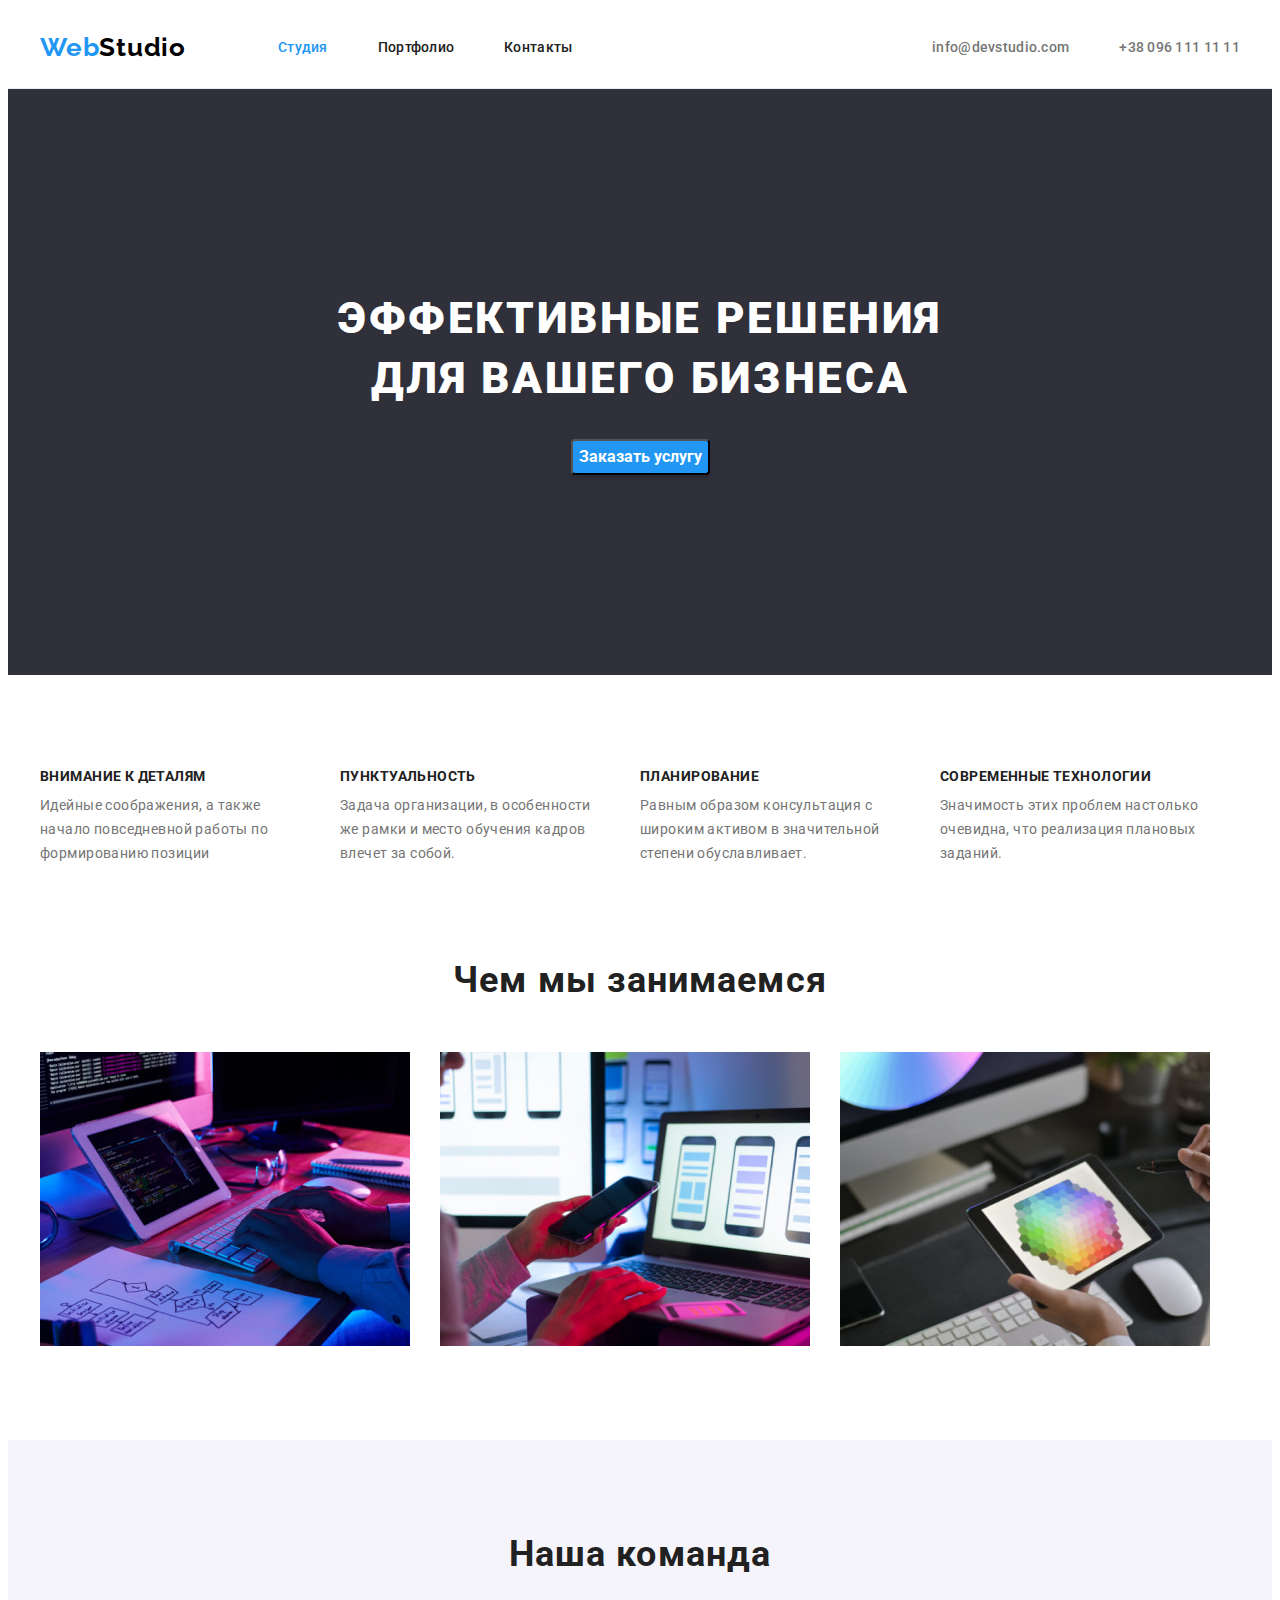
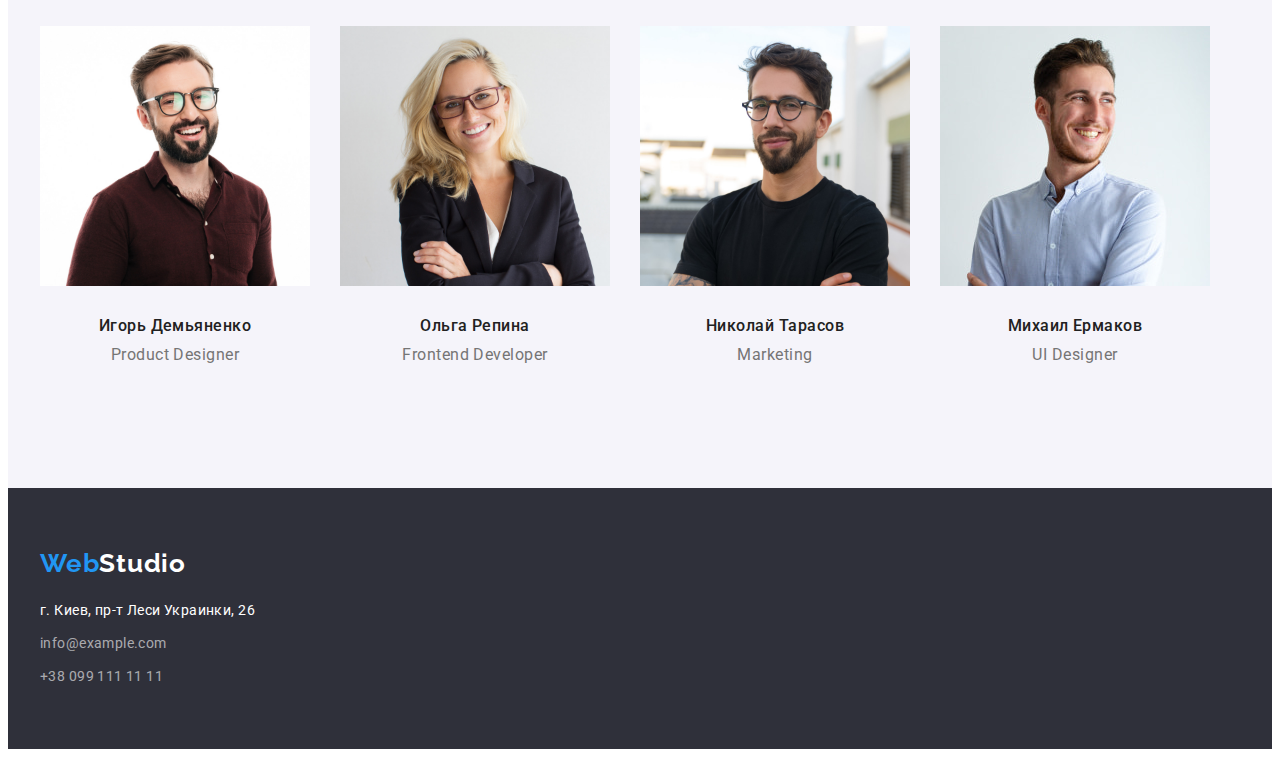
<file: index.html>
<!DOCTYPE html>
<html lang="ru">
  <head>
    <meta charset="UTF-8" />
    <meta http-equiv="X-UA-Compatible" content="IE=edge" />
    <meta name="viewport" content="width=device-width, initial-scale=1.0" />
    <title>WebStudio</title>
    <link rel="stylesheet" href="https://fonts.googleapis.com/css2?family=Raleway:wght@700&family=Roboto:wght@400;500;700;900&display=swap">
    <link rel="stylesheet" href="https://cdnjs.cloudflare.com/ajax/libs/modern-normalize/1.1.0/modern-normalize.min.css" integrity="sha512-wpPYUAdjBVSE4KJnH1VR1HeZfpl1ub8YT/NKx4PuQ5NmX2tKuGu6U/JRp5y+Y8XG2tV+wKQpNHVUX03MfMFn9Q==" crossorigin="anonymous" referrerpolicy="no-referrer" />
    <link rel="stylesheet" href="./css/styles.css">
  </head>
  <body>
    <!--Header section-->
    <header>
      <div class="container header">
      <nav class="header-nav">
        <a href="./index.html" class="logo"><span class="web">Web</span>Studio</a>
        <ul class="nav-list">
          <li><a href="./index.html" class="link current">Студия</a></li>
          <li><a href="./portfolio.html" class="link nav-link">Портфолио</a></li>
          <li><a href="" class="link nav-link">Контакты</a></li>
        </ul>
      </nav>
      <ul class="contacts">
        <li class="contacts-item"><a href="mailto:info@devstudio.com" class="link">info@devstudio.com</a></li>
        <li class="contacts-item"><a href="tel:+380961111111" class="link">+38 096 111 11 11</a></li>
      </ul>
    </div>
    </header>
    <!--Main section-->
    <main>
      <section class="hero section">
        <div class="container">
        <h1 class="title">Эффективные решения для вашего бизнеса</h1>
      <button type="button" class="btn">Заказать услугу</button>
    </div>
      </section>
       <section class="section">
        <div class="container">
        <ul class="text-list">
          <li class="text-list-item">
            <h3 class="list-item-title">Внимание к деталям</h3>
            <p class="list-item">
              Идейные соображения, а также начало повседневной работы по
              формированию позиции
            </p>
          </li>
          <li class="text-list-item">
            <h3 class="list-item-title">Пунктуальность</h3>
            <p class="list-item">
              Задача организации, в особенности же рамки и место обучения кадров
              влечет за собой.
            </p>
          </li>
          <li class="text-list-item">
            <h3 class="list-item-title">Планирование</h3>
            <p class="list-item">
              Равным образом консультация с широким активом в значительной
              степени обуславливает.
            </p>
          </li>
          <li class="text-list-item">
            <h3 class="list-item-title">Современные технологии</h3>
            <p class="list-item">
              Значимость этих проблем настолько очевидна, что реализация
              плановых заданий.
            </p>
          </li>
        </ul>
      </div>
      </section>
      <!--Section work-->
      <section class="images-box section">
        <div class="container">
        <h2 class="box-title">Чем мы занимаемся</h2>
        <ul class="images-list">
          <li class="images-box-item">
            <img
              src="./images/work/img1.jpg"
              alt="верстка сайта"
              width="370"
              height="294">
          </li>
          <li class="images-box-item">
            <img
              src="./images/work/img2.jpg"
              alt="мобильное приложение"
              width="370"
              height="294">
          </li>
          <li class="images-box-item">
            <img
              src="./images/work/img3.jpg"
              alt="приложение для планшета"
              width="370"
              height="294">
          </li>
        </ul>
      </div>
      </section>
      <!--Team section-->
      <section class="team-section section">
        <div class="container">
        <h2 class="title-team-section">Наша команда</h2>
        <ul class="team-list">
          <li>
            <img
              src="./images/team/img1.jpg"
              alt="продукт дизайнер"
              width="270"
              height="260">
              <div class="visit-card">
            <h3 class="team-title-item">Игорь Демьяненко</h3>
            <p lang="en" class="tagline">Product Designer</p>
          </div>
          </li>
          <li>
            <img
              src="./images/team/img2.jpg"
              alt="фронтенд разработчик"
              width="270"
              height="260">
              <div class="visit-card">
            <h3 class="team-title-item">Ольга Репина</h3>
            <p lang="en" class="tagline">Frontend Developer</p>
          </div>
          </li>
          <li>
            <img
              src="./images/team/img3.jpg"
              alt="маркетолог"
              width="270"
              height="260">
              <div class="visit-card">
            <h3 class="team-title-item">Николай Тарасов</h3>
            <p lang="en" class="tagline">Marketing</p>
          </div>
          </li>
          <li>
            <img
              src="./images/team/img4.jpg"
              alt="дизайнер"
              width="270"
              height="260">
              <div class="visit-card">
            <h3 class="team-title-item">Михаил Ермаков</h3>
            <p lang="en" class="tagline">UI Designer</p>
          </div>
          </li>
        </ul>
      </div>
      </section>
    </main>
    <!--Footer section-->
    <footer class="footer">
      <div class="container">
      <a href="./index.html" class="logo-footer"><span class="web-footer">Web</span>Studio</a>
      <address>
        <ul class="address">
          <li class="address-list-item">
            <a
              href="https://goo.gl/maps/V2RMmT23SbGnwHyq6"
              target="_blank"
              rel="noopener noreferrer" class="address-link footer-address"
              >г. Киев, пр-т Леси Украинки, 26</a
            >
          </li>
          <li class="address-list-item"><a href="mailto:info@example.com" class="address-link">info@example.com</a></li>
          <li class="address-list-item"><a href="tel:+380991111111" class="address-link">+38 099 111 11 11</a></li>
        </ul>
      </address>
    </div>
    </footer>
  </body>
</html>
</file>
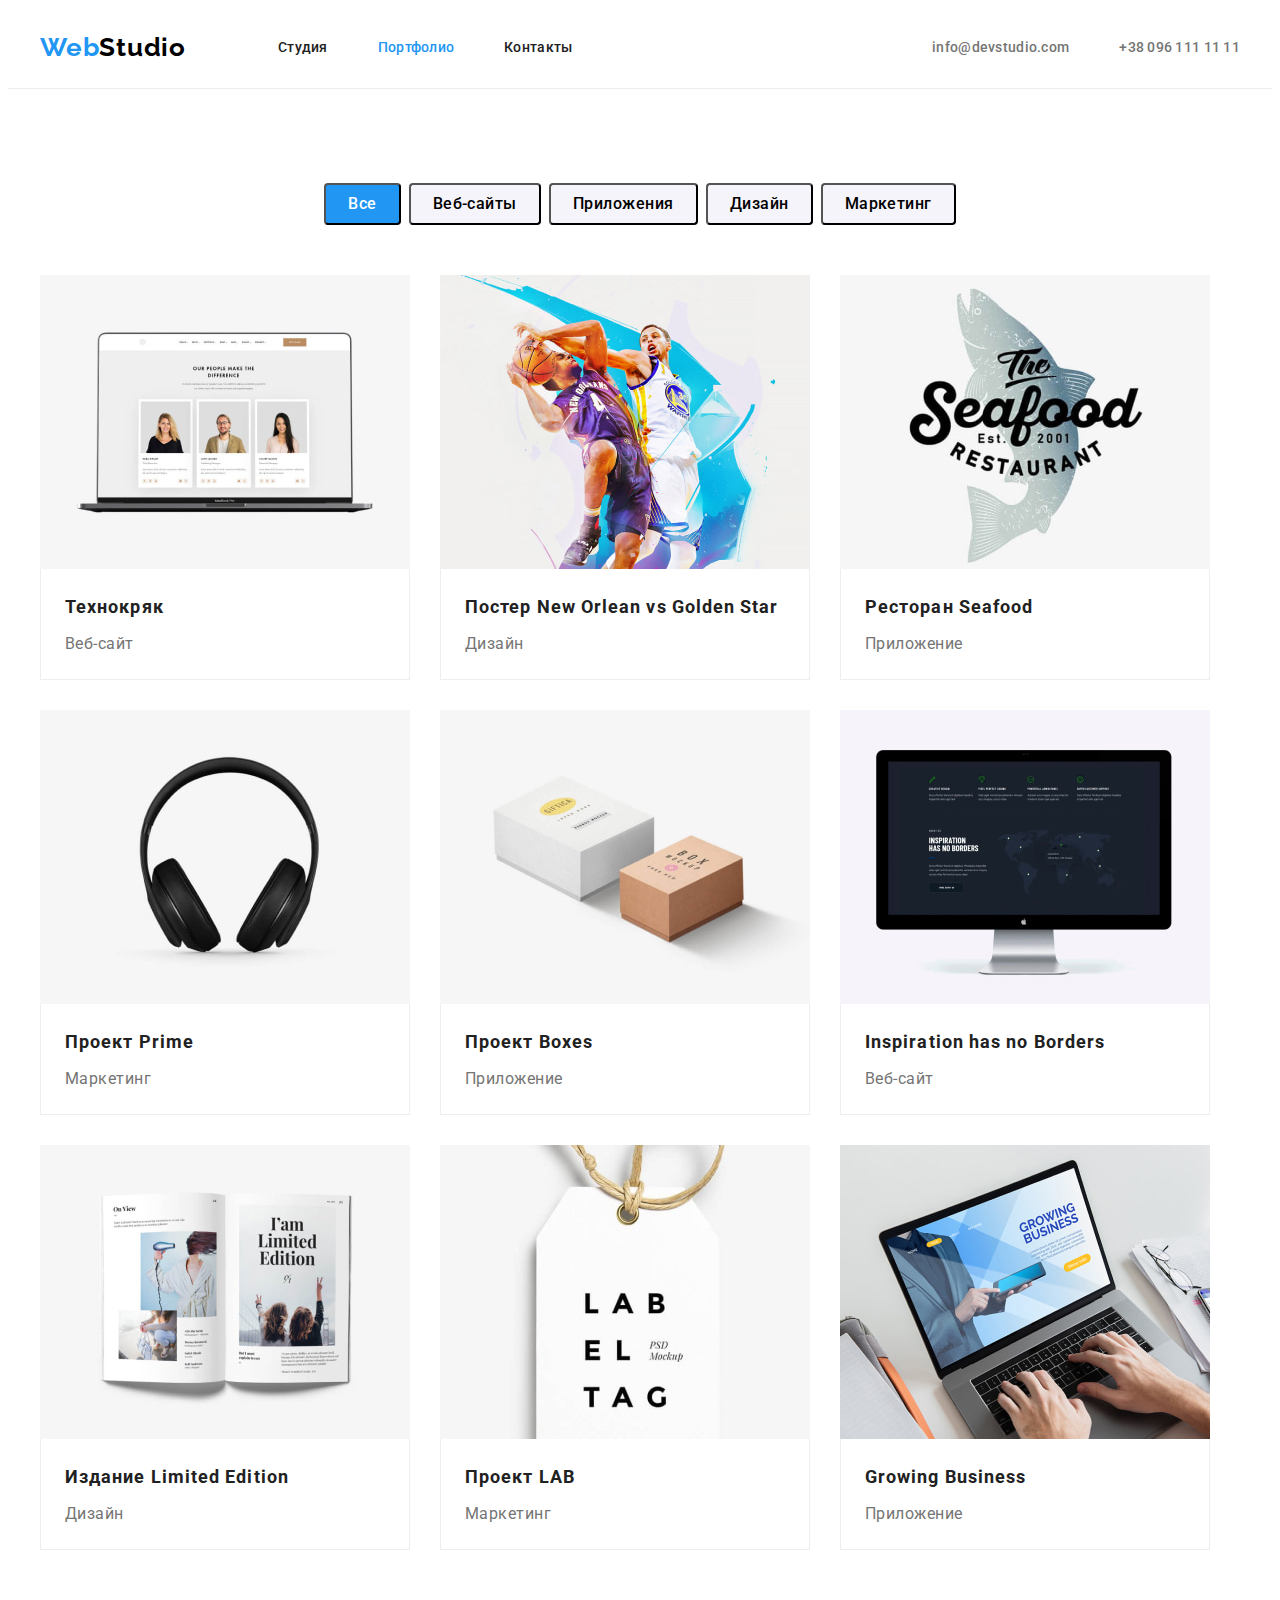
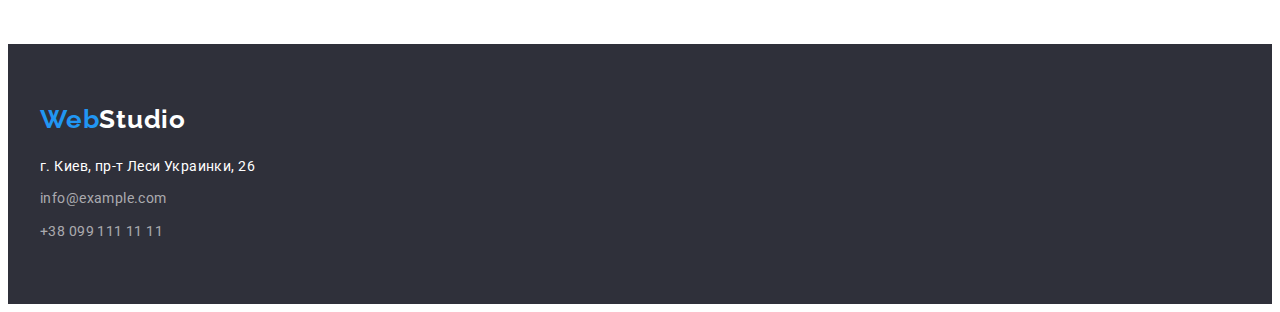
<file: portfolio.html>
<!DOCTYPE html>
<html lang="ru">
<head>
    <meta charset="UTF-8">
    <meta http-equiv="X-UA-Compatible" content="IE=edge">
    <meta name="viewport" content="width=device-width, initial-scale=1.0">
    <title>Portfolio</title>
    <link href="https://fonts.googleapis.com/css2?family=Raleway:wght@700&family=Roboto:wght@400;500;700;900&display=swap" rel="stylesheet">
    <link rel="stylesheet" href="https://cdnjs.cloudflare.com/ajax/libs/modern-normalize/1.1.0/modern-normalize.min.css" integrity="sha512-wpPYUAdjBVSE4KJnH1VR1HeZfpl1ub8YT/NKx4PuQ5NmX2tKuGu6U/JRp5y+Y8XG2tV+wKQpNHVUX03MfMFn9Q==" crossorigin="anonymous" referrerpolicy="no-referrer" />
    <link rel="stylesheet" href="./css/styles.css">
</head>
<body>
    <!--Header section-->
    <header>
        <div class="container header">
<nav class="header-nav">
    <a href="./index.html" class="logo"><span class="web">Web</span>Studio</a>
    <ul class="nav-list">
      <li><a href="./index.html" class="link nav-link">Студия</a></li>
      <li><a href="./portfolio.html" class="link current">Портфолио</a></li>
      <li><a href="" class="link nav-link">Контакты</a></li>
    </ul>
</nav>
<ul class="contacts">
    <li><a href="mailto:info@devstudio.com" class="link">info@devstudio.com</a></li>
    <li><a href="tel:+380961111111" class="link">+38 096 111 11 11</a></li>
  </ul>
</div>
    </header>
    <!--Main section-->
    <main>
        <section class="section">
            <div class="container">
            <ul class="btn-list">
                <li class="btn-list-item">
                    <button type="button" class="btn-item btn-current">Все</button>
                </li>
                <li class="btn-list-item">
                    <button type="button" class="btn-item">Веб-сайты</button>
                </li>
                <li class="btn-list-item">
                    <button type="button" class="btn-item">Приложения</button>
                </li>
                <li class="btn-list-item">
                    <button type="button" class="btn-item">Дизайн</button>
                </li>
                <li class="btn-list-item">
                    <button type="button" class="btn-item">Маркетинг</button>
                </li>
            </ul>
            <ul class="images-list-portfolio">
            <li class="portfolio-img-item">
            <a href="" class="link-portfolio"><img src="./images/portfolio/img1.jpg" alt="команда" width="370" height="294">
                <div class="portfolio-text">
           <h2 class="portfolio-list-item">Технокряк</h2>
           <p class="desc">Веб-сайт</p>
        </div>
            </a>
            </li>
            <li class="portfolio-img-item">
            <a href="" class="link-portfolio"><img src="./images/portfolio/img2.jpg" alt="постер" width="370" height="294">
            <div class="portfolio-text">
            <h2 class="portfolio-list-item">Постер New Orlean vs Golden Star</h2>
            <p class="desc">Дизайн</p>
        </div>
            </a>
            </li>
            <li class="portfolio-img-item">
            <a href="" class="link-portfolio"><img src="./images/portfolio/img3.jpg" alt="ресторан" width="370" height="294">
                <div class="portfolio-text">
                <h2 class="portfolio-list-item">Ресторан Seafood</h2>
                <p class="desc">Приложение</p>
            </div>
             </a>
            </li>
            <li class="portfolio-img-item">
                <a href="" class="link-portfolio"><img src="./images/portfolio/img4.jpg" alt="музыка" width="370" height="294">
                    <div class="portfolio-text">
                <h2 class="portfolio-list-item">Проект Prime</h2>
                <p class="desc">Маркетинг</p>
            </div>
                </a>
            </li>
            <li class="portfolio-img-item">
            <a href="" class="link-portfolio"><img src="./images/portfolio/img5.jpg" alt="приложения" width="370" height="294">
                <div class="portfolio-text">
            <h2 class="portfolio-list-item">Проект Boxes</h2>
            <p class="desc">Приложение</p>
        </div>
            </a>
             </li>
            <li class="portfolio-img-item">
                <a href="" class="link-portfolio"><img src="./images/portfolio/img6.jpg" alt="разработка сайта" width="370" height="294">
                    <div class="portfolio-text">
                <h2 class="portfolio-list-item">Inspiration has no Borders</h2>
                <p class="desc">Веб-сайт</p>
            </div>
                </a>
            </li>
            <li class="portfolio-img-item">
                <a href="" class="link-portfolio"><img src="./images/portfolio/img7.jpg" alt="печатное издание" width="370" height="294">
                    <div class="portfolio-text">
                    <h2 class="portfolio-list-item">Издание Limited Edition</h2>
                    <p class="desc">Дизайн</p>
                </div>
                </a>
             </li>
            <li class="portfolio-img-item">
                <a href="" class="link-portfolio"><img src="./images/portfolio/img8.jpg" alt="лейбл" width="370" height="294">
                    <div class="portfolio-text">
                    <h2 class="portfolio-list-item">Проект LAB</h2>
                    <p class="desc">Маркетинг</p>
                </div>
                 </a>
            </li>
            <li class="portfolio-img-item">
                <a href="" class="link-portfolio"><img src="./images/portfolio/img9.jpg" alt="приложения для бизнеса" width="370" height="294">
                    <div class="portfolio-text">
                <h2 class="portfolio-list-item">Growing Business</h2>
                <p class="desc">Приложение</p>
            </div>
             </a>
            </li>
            </ul>
        </div>
        </section>
    </main>
    <!--Footer section-->
    <footer class="footer">
        <div class="container">
        <a href="./index.html" class="logo-footer"><span class="web-footer">Web</span>Studio</a>
      <address>
        <ul class="address">
          <li class="address-list-item">
            <a
              href="https://goo.gl/maps/V2RMmT23SbGnwHyq6"
              target="_blank"
              rel="noopener noreferrer" class="address-link footer-address"
              >г. Киев, пр-т Леси Украинки, 26</a
            >
          </li>
          <li class="address-list-item"><a href="mailto:info@example.com" class="address-link">info@example.com</a></li>
          <li class="address-list-item"><a href="tel:+380991111111" class="address-link">+38 099 111 11 11</a></li>
        </ul>
      </address>
    </div>
    </footer>
</body>
</html>
</file>
<file: css/styles.css>
:root{
  /* fonts */
    --main-font--:'Roboto',sans-serif;
    --secondary-font--:'Raleway',sans-serif;
    /* color */
    --main-color--:#212121;
    --secondary-color--: #757575;
    --accent-color--:#2196F3;
    --white-color--:#FFFFFF;
    /* background color */
    --main-bcg-color--: #FFFFFF;
    --lightgrey-bcg-color--:#F5F4FA;
    --darkgrey-bcg-color--: #2F303A;
}
body{
    font-family: var(--main-font--);
    color:var(--main-color--) ;
    background-color:var(--main-bcg-color--);
}
h1,h2,h3,h4,h5,h6,p{
    margin: 0;
    padding: 0;
}
ul{
    list-style:none ;
    padding: 0;
    margin: 0;
}
.section{
    padding-top: 94px;
    padding-bottom: 94px;
}
.images-box{
    padding-top: 0;
}
img{
    display: block;
}
.container{
    width: 1200px;
    padding-left: 15px;
    padding-right: 15px;
    margin-left: auto;
    margin-right: auto;
    align-items: center;
}
header{
    border-bottom: 1px solid #ECECEC;
}
.header{
    display: flex;
    align-items: center;
}
.header-nav{
    display: flex;
    margin-right: auto;
}
.logo{
    width:145px;
    padding-top:24px;
    padding-bottom:25px;
    margin-right: 93px;
    font-family:var(--secondary-font--);
    font-weight: 700;
    font-size: 26px;
    line-height: 1.19;
    letter-spacing: 0.03em;
    color: #000000;
    text-decoration: none;

}
.web{
    color: var(--accent-color--);
}
.nav-list{
display: flex;
gap: 50px;
font-weight: 500;
font-size: 14px;
line-height: 1.14;
letter-spacing: 0.02em;
list-style: none;
text-decoration: none;
}
.current{
    color: var(--accent-color--);
}
.nav-link{
    color: var(--main-color--);
}
.link:hover,
.link:focus{
    color:var(--accent-color--) ;
}
.link{
display: block;
padding-top: 32px;
padding-bottom: 32px;
text-decoration:none ;
}
.contacts a{
font-weight: 500;
font-size: 14px;
line-height:1.14;
letter-spacing: 0.02em;
color: var(--secondary-color--);
text-decoration: none;
}
.contacts{
display:flex;
gap: 50px;
list-style:none;}
.contacts:hover,
.contacts:focus{
    color:var(--accent-color--);
}

.hero{
    display: flex;
    align-items: center;
    padding-top: 200px;
    padding-bottom:200px;
    background-color:var(--darkgrey-bcg-color--);
    color: var(--white-color--);
}
.title{
 margin: auto;
 margin-bottom: 30px;
width: 696px;
font-weight: 900;
font-size: 44px;
line-height:1.36;
letter-spacing: 0.06em;
text-align: center;
text-transform: uppercase;
}
.btn{
display: block;
 margin: auto;
 border-radius: 4px;
background:var(--accent-color--);
box-shadow: 0px 4px 4px rgba(0, 0, 0, 0.15);
font-weight: 700;
font-size: 16px;
line-height: 1.87;
color: var(--white-color--);
cursor: pointer;
font-family: inherit;
}
.btn:hover,
.btn:focus{
background:#188CE8;
}
.text-list{
display:flex;
flex-wrap: wrap;
gap: 30px;
list-style:none ; 
}
.text-list-item{
    width: 270px;
}
.list-item-title{
margin-bottom: 10px;
font-weight: 700;
font-size: 14px;
line-height:1.14;
letter-spacing: 0.03em;
text-transform: uppercase;
}
.list-item{
font-size: 14px;
line-height:1.71;
letter-spacing: 0.03em;
color: var(--secondary-color--);
}
.images-box{
display: flex;
align-items: center;  
}
.box-title{
margin: auto;
font-weight: 700;
font-size: 36px;
line-height:1.16;
letter-spacing: 0.03em;
text-align: center;
}
.images-list{
display: flex;
gap: 30px;
margin-top: 50px;
list-style: none;
}
.images-box-item{
    max-width: 370px;
}
.team-section{
    display: flex;
    align-items: center;
    background-color:var(--lightgrey-bcg-color--);
   }
.title-team-section{
    margin-bottom: 50px;
    font-weight: 700;
    font-size: 36px;
    line-height:1.16;
    text-align: center;
    letter-spacing: 0.03em;
}
.team-list{
    display: flex;
    gap:30px;
    list-style:none ;

}
.visit-card{padding-top: 30px;
    padding-right: 10px;
    padding-bottom: 30px;
    padding-left: 10px;
}
.team-title-item{
 font-weight: 500;
font-size: 16px;
line-height: 1.19;
text-align: center;
letter-spacing: 0.03em;
}
.tagline{
margin-top:10px;
font-size: 16px;
line-height:1.19;
text-align: center;
letter-spacing:0.03em;
color:var(--secondary-color--);
}
.footer{
background-color:var(--darkgrey-bcg-color--);
padding-top: 60px;
padding-bottom: 60px;
}
.logo-footer{
    display:inline-block;
    margin-bottom: 20px;
    font-family:var(--secondary-font--);
    font-weight: 700;
    font-size: 26px;
    line-height:1.19;
    letter-spacing: 0.03em;
    color: var(--white-color--);
    text-decoration: none;
}
.web-footer{
    color: var(--accent-color--);
}
.address{
    list-style:none ;
}
.address-link.footer-address{
color: var(--white-color--);
}
.address-list-item{
    margin-bottom: 9px;
}
.address-list-item:last-child{
    margin-bottom: 0;
}
.address-link{
font-size: 14px;
line-height: 1.71;
letter-spacing: 0.03em;
color: rgba(255, 255, 255, 0.6);
text-decoration: none;
font-style: normal;
}
.address-link:hover,
.address-link:focus{
    color:var(--white-color--);
}
.btn-list{
display:flex;
justify-content: center;
margin-bottom: 50px;
list-style: none;
}
.btn-list-item{
margin-right: 8px;
}
.btn-list-item:last-child{
    margin-right: 0;
}
.btn-item{
padding-top:6px;
padding-right:22px ;
padding-bottom:6px ;
padding-left: 22px;
border-radius: 4px;   
 background: #F5F4FA;
 cursor: pointer; 
 font-weight: 500;
 font-size: 16px;
 line-height: 1.62;
 letter-spacing: 0.03em;
 font-family: inherit;
}
.btn-current{
color:var(--white-color--);
background-color:var(--accent-color--);
}
.btn-item:hover,
.btn-item:focus{
background: var(--accent-color--);
color: var(--white-color--);
}
.images-list-portfolio{
    display: flex;
    padding: 0;
    margin: 0;
    flex-wrap: wrap;
    gap:30px;
    flex-basis: calc((100% - 30px* 2 / 3));
}
.link-portfolio{
text-decoration: none;
}
.portfolio-list-item{
margin-bottom: 4px;
font-weight: 700;
font-size: 18px;
line-height:2;
letter-spacing: 0.06em;
color:var(--main-color--);
}
.portfolio-text{
    padding-top:20px ;
    padding-right: 24px;
    padding-bottom: 20px;
    padding-left: 24px;
    border:  1px solid #EEEEEE;
    border-top: none;
}
.desc{
font-size: 16px;
line-height: 1.87;
letter-spacing: 0.03em;
color: var(--secondary-color--);
}
</file>
